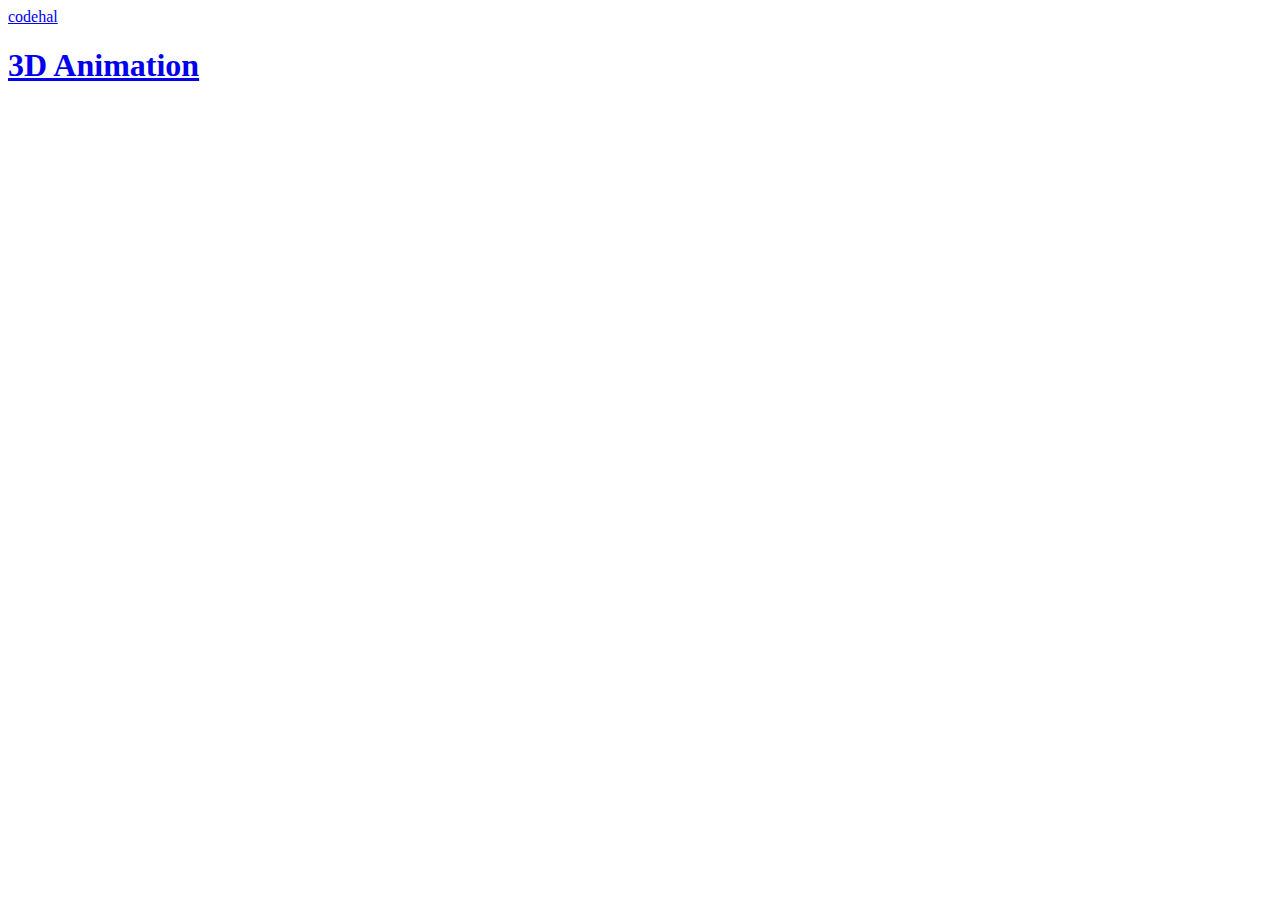
<file: 3D Animation/index.html>
<!DOCTYPE html>
<html lang="en">
<head>
    <meta charset="UTF-8">
    <meta http-equiv="X-UA-Compatible" content="IE=edge">
    <meta name="viewport" content="width=device-width, initial-scale=1.0">
    <title>Document</title>
    <link rel="stylesheet" href="style.css">
</head>

<body>

    <header>
        <a href="#"class="logo">codehal</a>

        <nav>
            <a href ="#"Home="logo">
                <a href="#"About>
                    <a href="#"gallery>
                        <a href="#"Contact>
        </nav>
    </header>

    <section class="home">
        <h1>3D Animation</h1>
    </section>

    <section class="about">
    
</body>
</html>
</file>
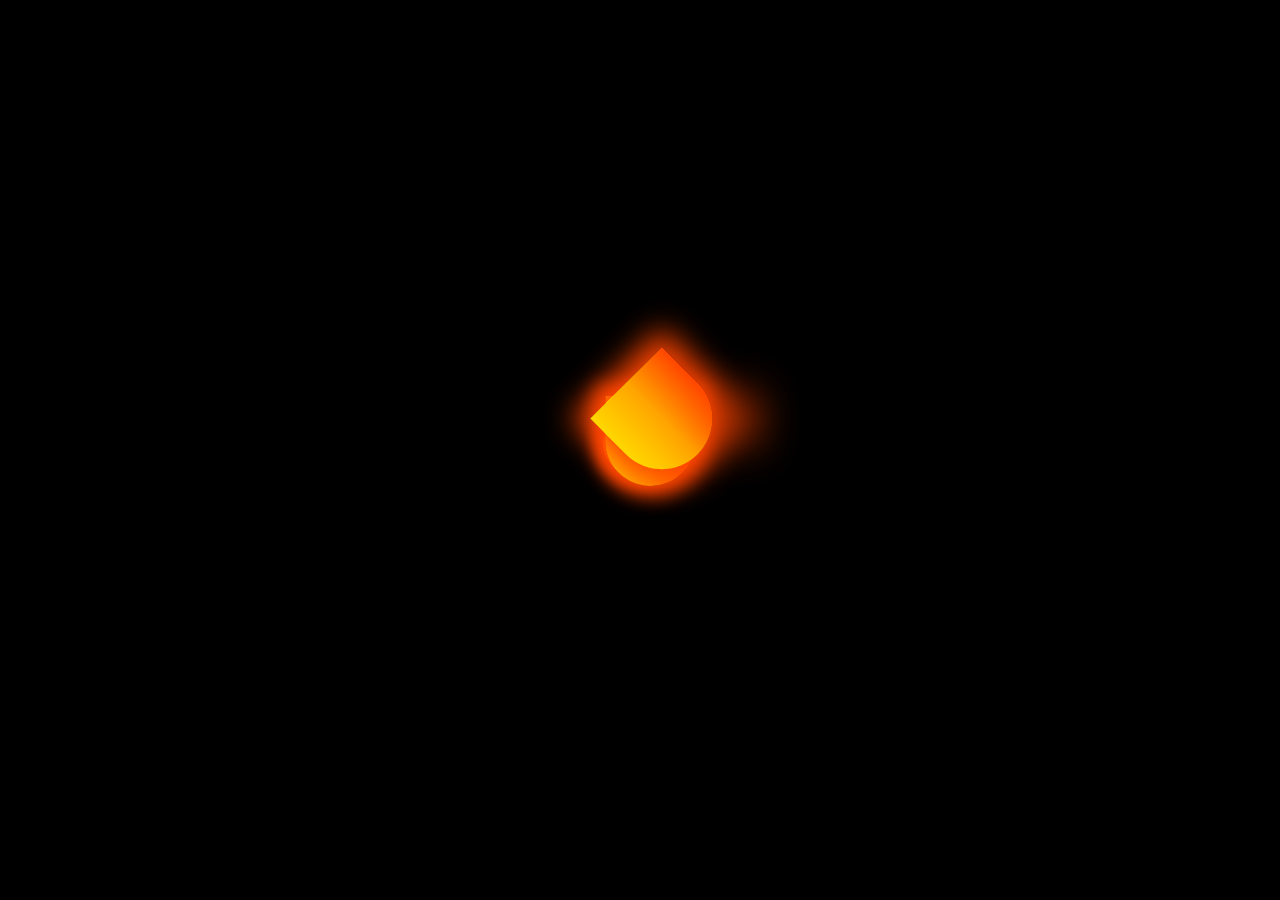
<file: FlameAnimation/index.html>
<!DOCTYPE html>
<html>
<head>
    <style>
        body {
            background-color: black;
            display: grid;
            height: 95vh;
            place-items: center;
        }

        .container {
            width: 60px;
            height: 60px;
            position: relative;
        }

        .flame {
            position: absolute;
            bottom: 0;
            border-bottom-left-radius: 50%;
            border-top-left-radius: 50%;
            transform: rotate(-45deg) scale(1.5, 1.5);
            animation: flicker 1.5s infinite alternate;
            background: linear-gradient(to top, orangered, orange, gold);
            box-shadow: 0px 0px 9px 4px orangered;
        }

        .yellow {
            left: 15px;
            width: 30px;
            height: 30px;
            animation-delay: 0.1s;
        }

        .orange {
            left: 10px;
            width: 40px;
            height: 40px;
            animation-delay: 0.2s;
        }

        .red {
            left: 5px;
            width: 50px;
            height: 50px;
            animation-delay: 0.3s;
        }

        @keyframes flicker {
            0% {
                transform: scale(1.5) rotate(-45deg);
                opacity: 1;
            }
            50% {
                transform: scale(1.7) rotate(-45deg);
                opacity: 0.8;
            }
            100% {
                transform: scale(1.5) rotate(-45deg);
                opacity: 1;
            }
        }
    </style>
</head>
<body>
    <div class="container">
        <div class="red flame"><div>
            <div class="orange flame"><div>
                <div class="yellow flame"><div>
                    <div class="white flame"><div>
                        <div class="blue circle"><div>
                            <div class="black circle"></div>
    </div>
</body>
</html>
</file>
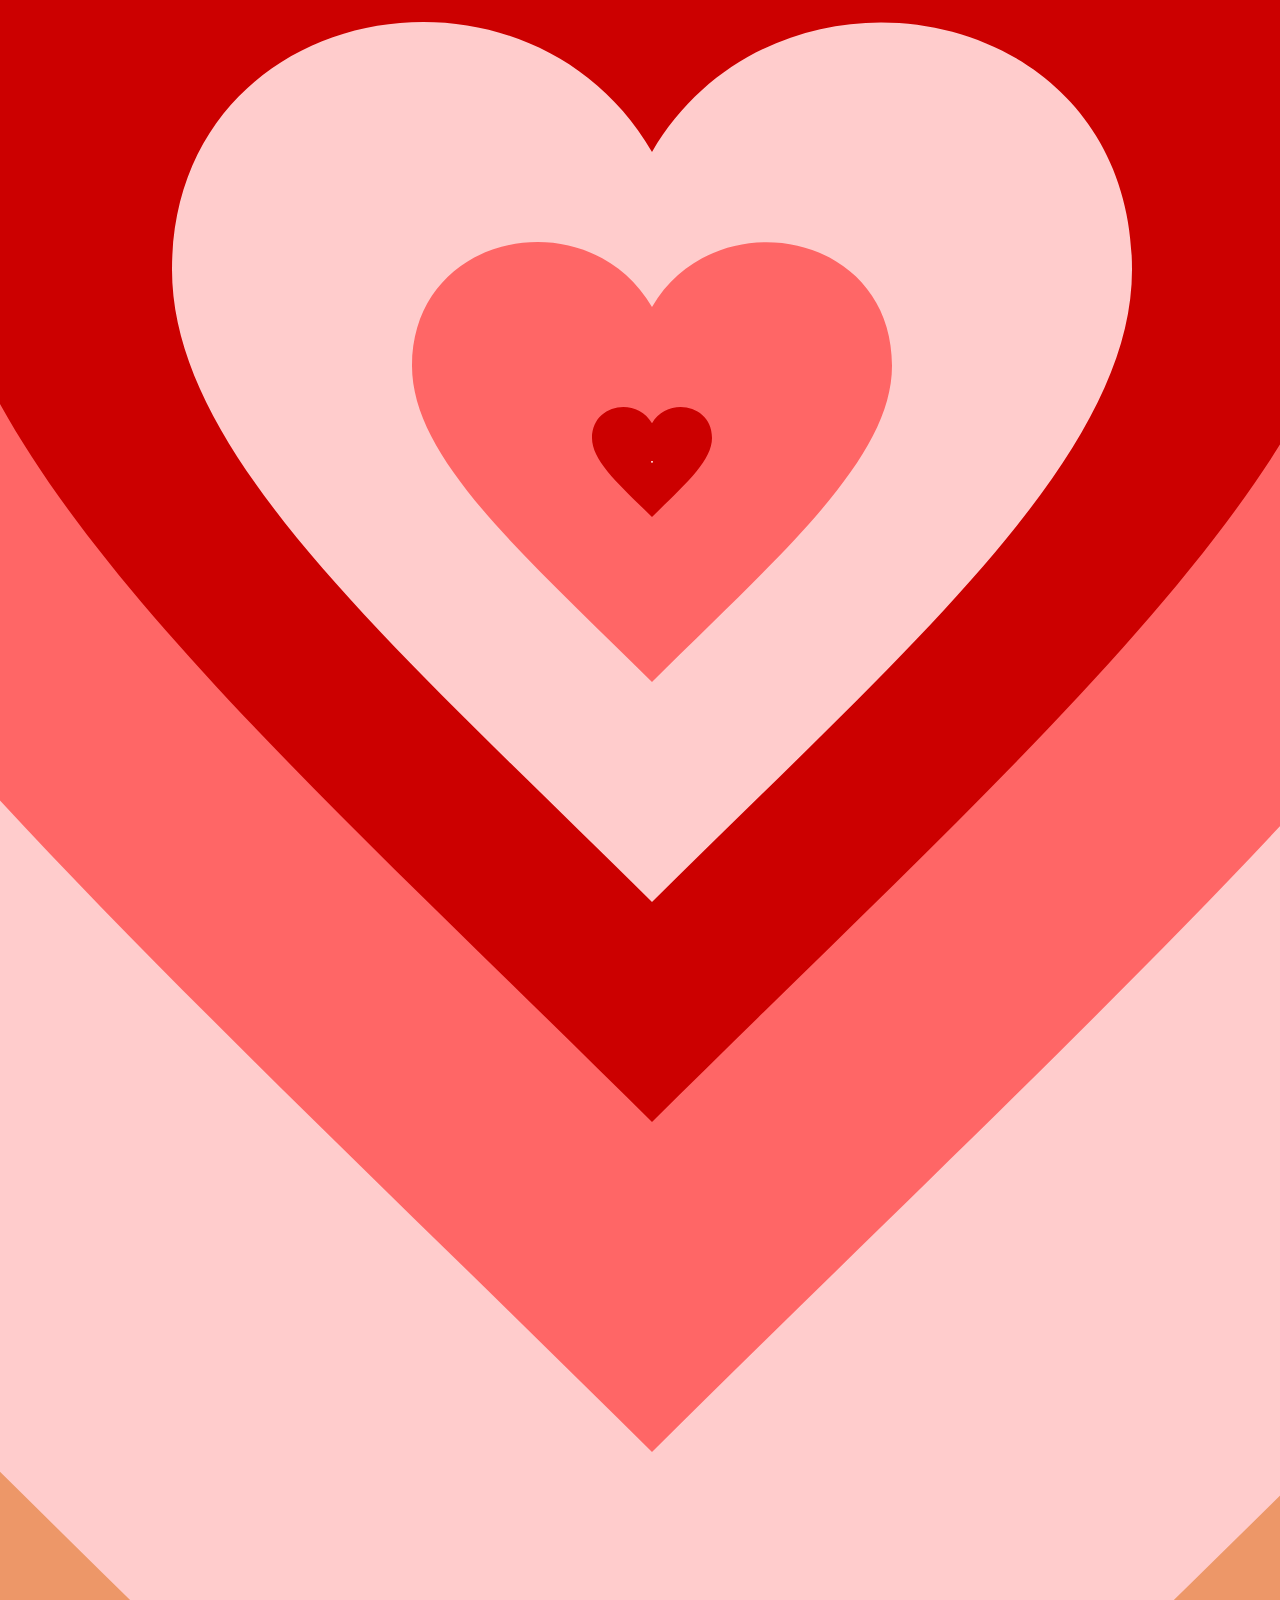
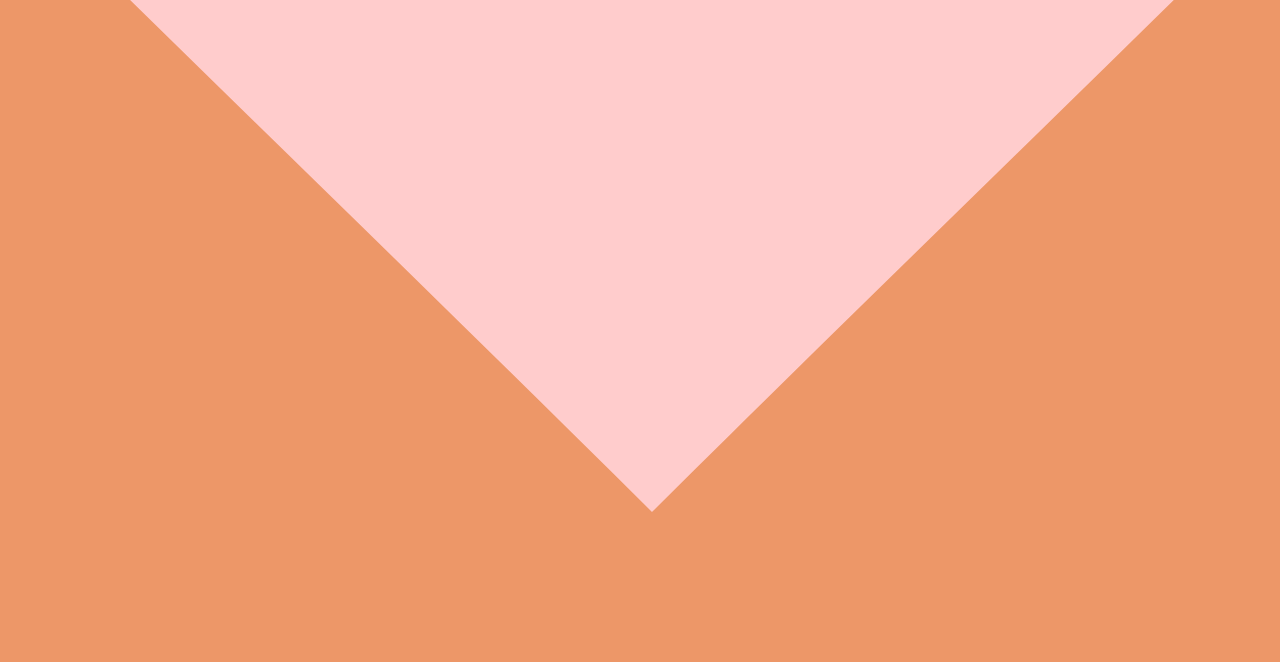
<file: LOVE unyuu/index.html>
<!DOCTYPE html>
<html lang="en">
  <head>
    <meta charset="UTF-8" />
    <meta name="viewport" content="width=device-width, initial-scale=1.0" />
    <title>i love you</title>
    <link rel="stylesheet" href="styles.css" />
  </head>
  <body>
    <div class="heart h0"></div>
    <div class="heart h1"></div>
    <div class="heart h2"></div>
    <div class="heart h3"></div>
    <div class="heart h4"></div>
    <div class="heart h5"></div>
    <div class="heart h6"></div>
  </body>
</html>
</file>
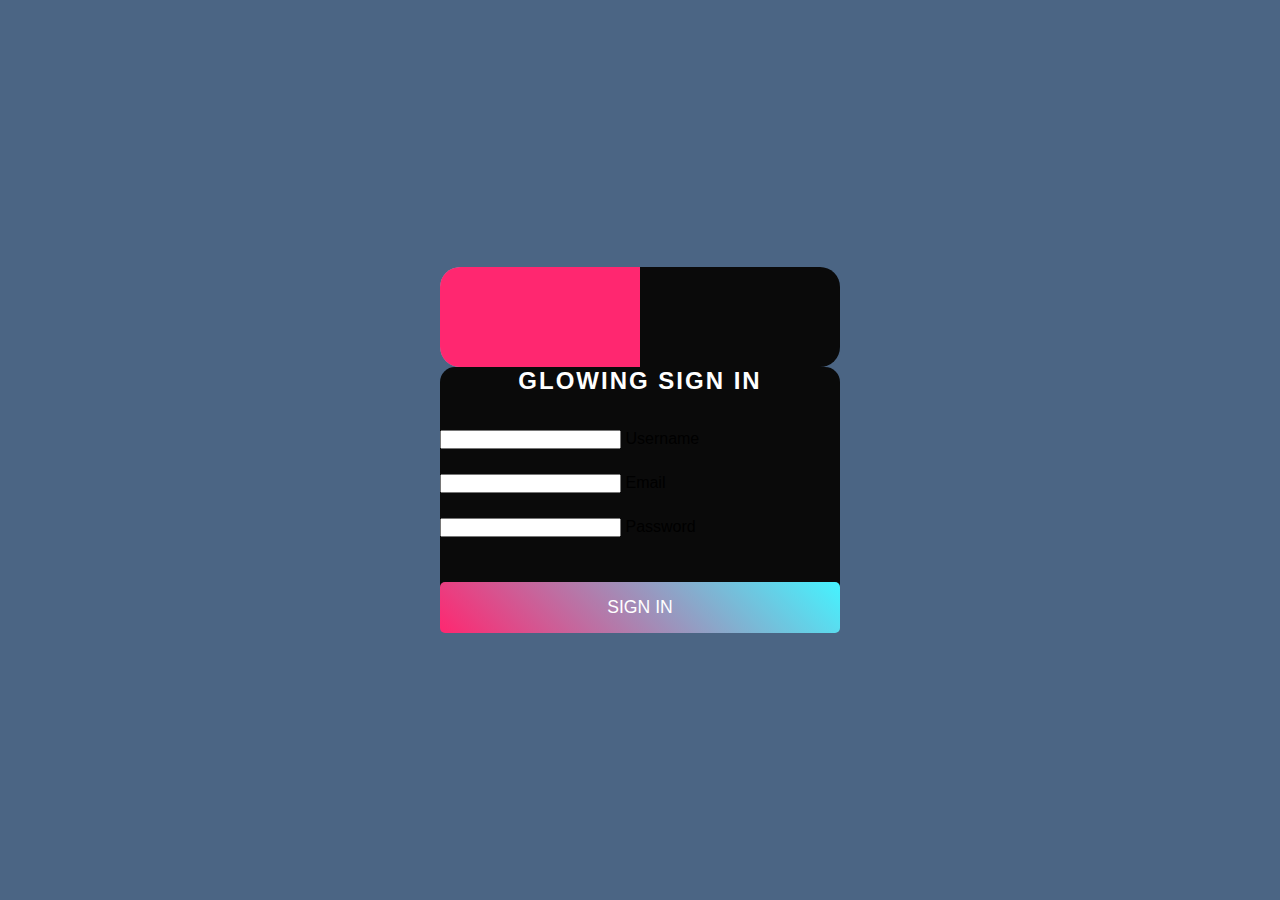
<file: RGB sign in/index.html>
<!DOCTYPE html>
<html lang="en">
<head>
    <meta charset="UTF-8">
    <meta name="viewport" content="width=device-width, initial-scale=1.0">
    <title>Glowing Border Sign-In</title>
    <link rel="stylesheet" href="style.css">
</head>
<div>
    <div class="form-container"></div>
        <form class="form">
            <h2>GLOWING SIGN IN</h2>
            <div class="Input-box">
                <input type="text" required>
                <label>Username</label>
                </div>
                <div class="Input box">
                    <input type="email" required>
                    <label>Email</label>
                </div>
                <div class="Input box">
                    <input type="password" required>
                    <label>Password</label>
                         </div>
                <button type="submit">SIGN IN</button>
        </form>
    </div>        
</body>
</html>
</file>
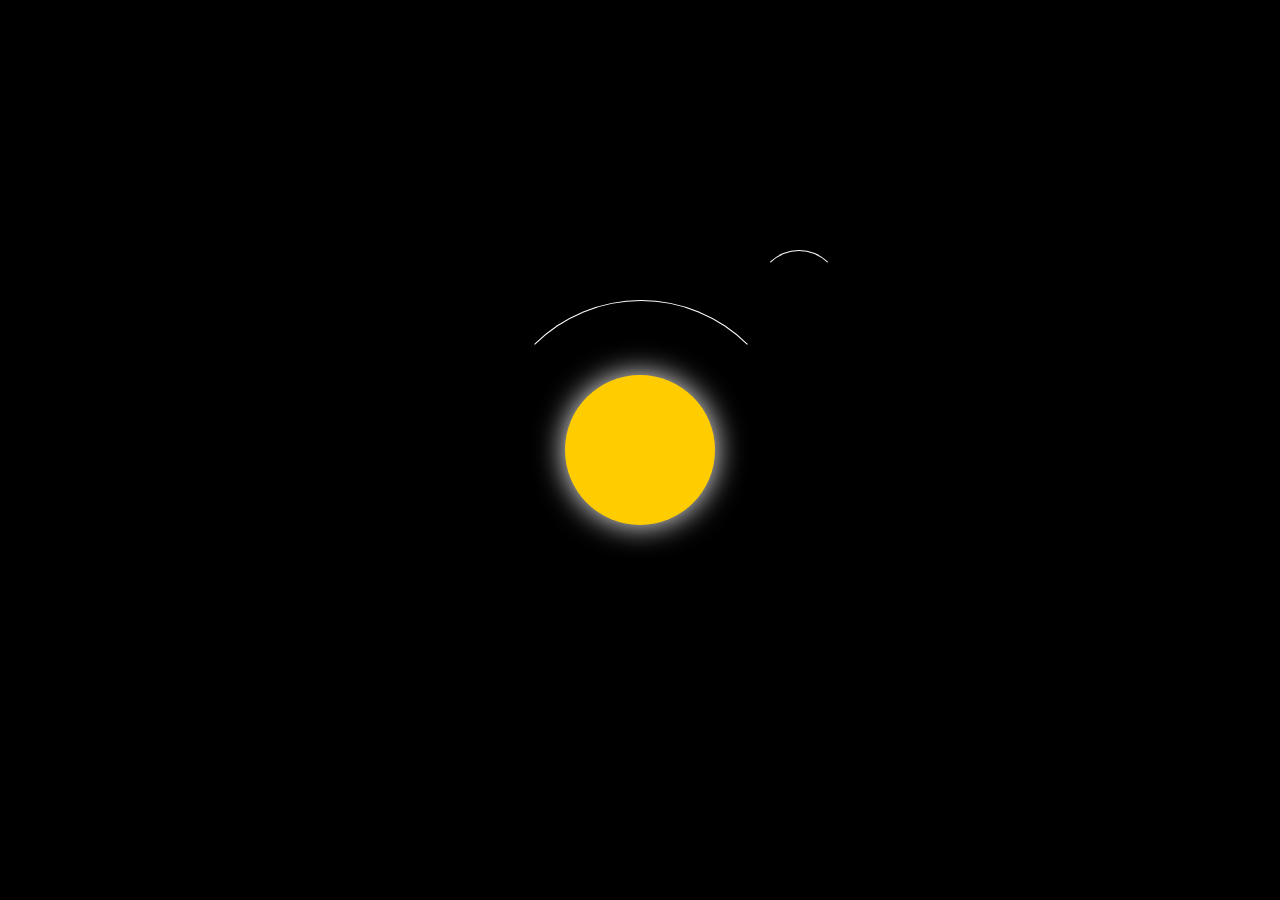
<file: SolarSystem/index.html>
<!DOCTYPE html>
<html lang="en">
<head>
    <link rel="stylesheet" href="style.css">
    <meta charset="UTF-8">
    <meta name="viewport" content="width=device-width, initial-scale=1.0">
    <title>Solar System</title>
</head>
<body>
    <div class="container">
        <div class="sun"></div>
        <div class="earth"></div>
        <div class="moon"></div>
</body>
</html>
</file>
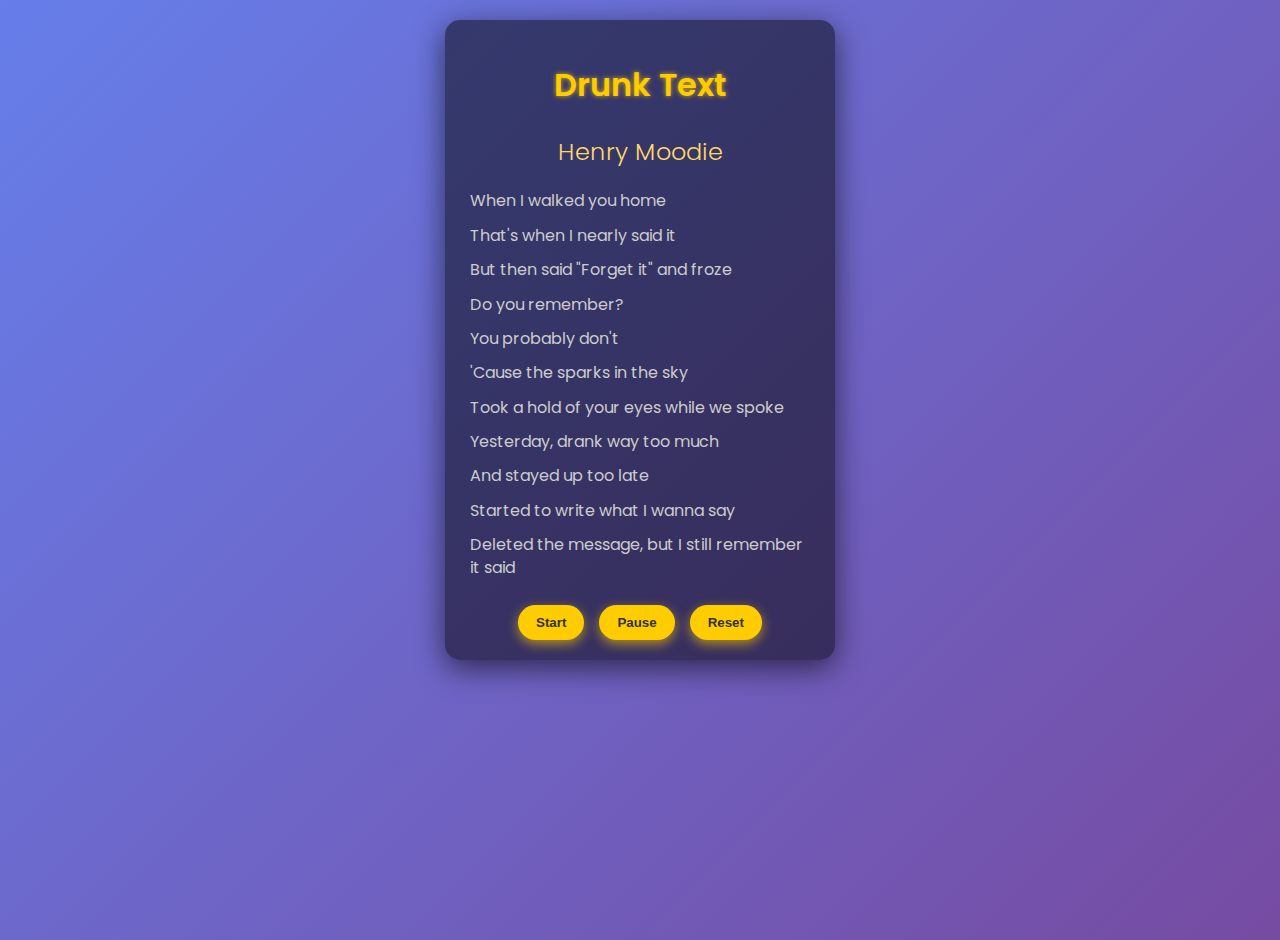
<file: trial code/index.html>
<!DOCTYPE html>
<html lang="en">
<head>
<meta charset="UTF-8" />
<meta name="Drunk Text" content="width=device-width, initial-scale=1, maximum-scale=1" />
<title>Karaoke - Drunk Text by Henry Moodoe</title>
<style>
    @import url('https://fonts.googleapis.com/css2?family=Poppins:wght@300;600&display=swap');
    body {
        margin: 0;
        padding: 20px;
        background: linear-gradient(135deg, #667eea, #764ba2);
        font-family: 'Poppins', sans-serif;
        color: #ccc;
        display: flex;
        justify-content: center;
        align-items: flex-start;
        min-height: 100vh;
    }
    .container {
        max-width: 350px;
        width: 100%;
        background: rgba(0,0,0,0.5);
        border-radius: 15px;
        padding: 20px;
        box-shadow: 0 8px 30px rgba(0,0,0,0.6);
        max-height: 600px;
        display: flex;
        flex-direction: column;
    }
    h1 {
        font-weight: 600;
        text-align: center;
        margin-bottom: 5px;
        color: #ffcc00;
        text-shadow: 0 0 5px rgba(255,204,0, 0.8);
    }
    h2 {
        font-weight: 300;
        color: #ffd966;
        text-align: center;
        margin-bottom: 15px;
    }
    ul.lyrics {
        list-style: none;
        padding: 0;
        margin: 0;
        flex-grow: 1;
        overflow-y: auto;
    }
    ul.lyrics li {
        padding: 6px 5px;
        font-size: 1rem;
        line-height: 1.4;
        color: #ccc;
        transition: color 0.5s, background-color 0.5s;
        border-radius: 5px;
    }
    ul.lyrics li.active {
        color: #fff;
        background: #ffcc00;
        font-weight: 600;
        box-shadow: 0 0 8px #ffcc00;
    }
    .controls {
        margin-top: 15px;
        display: flex;
        justify-content: center;
        gap: 15px;
    }
    button {
        background: #ffcc00;
        border: none;
        padding: 10px 18px;
        border-radius: 25px;
        font-weight: 600;
        color: #333;
        cursor: pointer;
        box-shadow: 0 4px 12px rgba(255,204,0,0.6);
        transition: background 0.3s;
    }
    button:hover {
        background: #d4a700;
    }
</style>
</head>
<body>
<div class="container" role="main" tabindex="0">
    <h1>Drunk Text</h1>
    <h2>Henry Moodie</h2>
    <ul class="lyrics" id="lyricsList" aria-live="polite" aria-atomic="true">
        <li> When I walked you home</li>
        <li>That's when I nearly said it</li>
        <li>But then said "Forget it" and froze</li>
        <li>Do you remember?</li>
        <li>You probably don't</li>
        <li>'Cause the sparks in the sky</li>
        <li>Took a hold of your eyes while we spoke</li>

        <li>Yesterday, drank way too much</li>
        <li>And stayed up too late</li>
        <li>Started to write what I wanna say </li>
        <li>Deleted the message, but I still remember it said</li>

        <li>I wish I was who you drunk texted at midnight</li>
        <li>Wish I was the reason you stay up 'til 3</li>
        <li>And you can't fall asleep</li>
        <li>Waiting for me to reply</li>
        <li>I wish I was more than just someone you walk by</li>
        <li>Wish I wasn't scared to be honest and open</li>
        <li>Instead of just hoping</li>
        <li>You'd feel what I'm feeling inside</li>
        
        <li>April the 7th</li>
        <li>And nothing has changed</li>
        <li>It's hard to get by</li>
        <li>When you're still on my mind everyday</li>
        <li>Sometimes I question</li>
        <li>If you feel the same?</li>
        <li>Do we make stupid jokes?</li>
        <li>Trying to hide that we're both too afraid to say</li>

        <li>I wish I was who you drunk texted at midnight</li>
        <li>Wish I was the reason you stay up 'til 3</li>
        <li>And you can't fall asleep</li>
        <li>Waiting for me to reply</li>
        <li>I wish I was more than just someone you walk by</li>
        <li>Wish I wasn't scared to be honest and open</li>
        <li>Instead of just hoping</li>
        <li>You'd feel what I'm feeling inside</li>

        <li>Oh, and here we go again</li>
        <li>Destroy myself to keep a friend</li>
        <li>Hiding away 'cause I was afraid you'd say no</li>
        <li>I wonder if I cross your mind</li>
        <li>Half as much as you do mine</li>
        <li>If I tell you the truth</li>
        <li>What will I lose?</li>
        <li>I don't know</li>

        <li>I wish I sent you that drunk text at midnight</li>
        <li>I was just scared it would ruin our friendship</li>
        <li>But I really meant it</li>
        <lil>I wonder how you would reply</lil>

    </ul>

    <div class="controls">
        <button id="startBtn" aria-label="Start karaoke lyrics">Start</button>
        <button id="pauseBtn" aria-label="Pause karaoke lyrics" disabled>Pause</button>
        <button id="resetBtn" aria-label="Reset karaoke lyrics">Reset</button>
    </div>
</div>

<script>
    const lyricsList = document.getElementById('lyricsList');
    const lines = lyricsList.getElementsByTagName('li');
    const startBtn = document.getElementById('startBtn');
    const pauseBtn = document.getElementById('pauseBtn');
    const resetBtn = document.getElementById('resetBtn');

    let currentIndex = -1;
    let intervalId = null;
    const highlightDuration = 3000; // ms per line

    function highlightLine(index) {
        for (let i = 0; i < lines.length; i++) {
            lines[i].classList.remove('active');
        }
        if (index >= 0 && index < lines.length) {
            lines[index].classList.add('active');
            lines[index].scrollIntoView({ behavior: 'smooth', block: 'center' });
        }
    }

    function startKaraoke() {
        if (intervalId) return; // already running
        if (currentIndex >= lines.length - 1) {
            currentIndex = -1; // restart from beginning
        }
        startBtn.disabled = true;
        pauseBtn.disabled = false;
        resetBtn.disabled = false;
        intervalId = setInterval(() => {
            currentIndex++;
            if (currentIndex >= lines.length) {
                stopKaraoke();
                return;
            }
            highlightLine(currentIndex);
        }, highlightDuration);
    }

    function pauseKaraoke() {
        if (intervalId) {
            clearInterval(intervalId);
            intervalId = null;
            startBtn.disabled = false;
            pauseBtn.disabled = true;
        }
    }

    function stopKaraoke() {
        if (intervalId) {
            clearInterval(intervalId);
            intervalId = null;
        }
        currentIndex = -1;
        highlightLine(-1);
        startBtn.disabled = false;
        pauseBtn.disabled = true;
        resetBtn.disabled = false;
    }

    function resetKaraoke() {
        stopKaraoke();
        highlightLine(-1);
    }

    startBtn.addEventListener('click', startKaraoke);
    pauseBtn.addEventListener('click', pauseKaraoke);
    resetBtn.addEventListener('click', resetKaraoke);
    
    // Make it fit inside 600px height by limiting container max height and scrolling lines
</script>
</body>
</html>
</file>
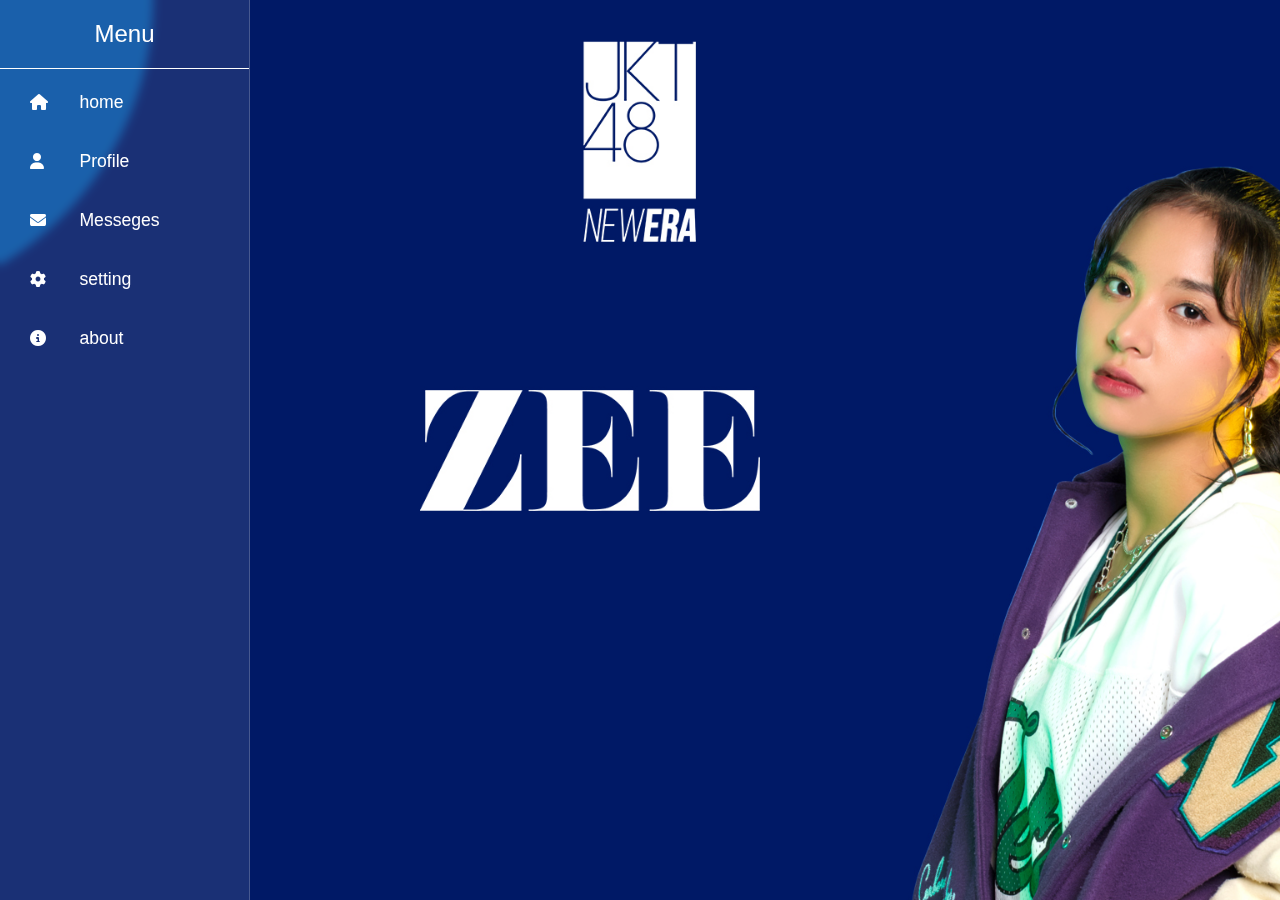
<file: WebBasic/index.html>
<!DOCTYPE html>
<Hhtml>
    <head>

        <link rel="stylesheet" href="https://cdnjs.cloudflare.com/ajax/libs/font-awesome/6.7.2/css/all.min.css" 
        integrity="sha512-Evv84Mr4kqVGRNSgIGL/F/aIDqQb7xQ2vcrdIwxfjThSH8CSR7PBEakCr51Ck+w+/U6swU2Im1vVX0SVk9ABhg=="
         crossorigin="anonymous" referrerpolicy="no-referrer" />

         <link rel="stylesheet" href="style.css">
         <head>
            <body>
                <div class="sidebar">
                    <div class="logo"> Menu</div>
                    <class="sidebar-nav">
                        <div class="nav-item">
                            <i class="fa-solid fa-house"></i>
                            <span>home</span>
                            </div>
                            <div class="nav-item">
                                <i class="fa-solid fa-user"></i>
                                <span>Profile</span>
                            </div>
                            <!-- <class="nav-item"> -->
                                <div class="nav-item">
                                <i class="fa-solid fa-envelope"></i>
                                <span>Messeges</span>
                                </div>
                                <div class="nav-item">
                                    <i class="fa-solid fa-gear"></i>
                                    <span>setting</span>
                                    </div>
                                    <div class="nav-item">
                                        <i class="fa-solid fa-circle-info"></i>
                                        <span>about</span>
                                        </div>
                                    </ul>
                                </body>
                                </html>
</file>
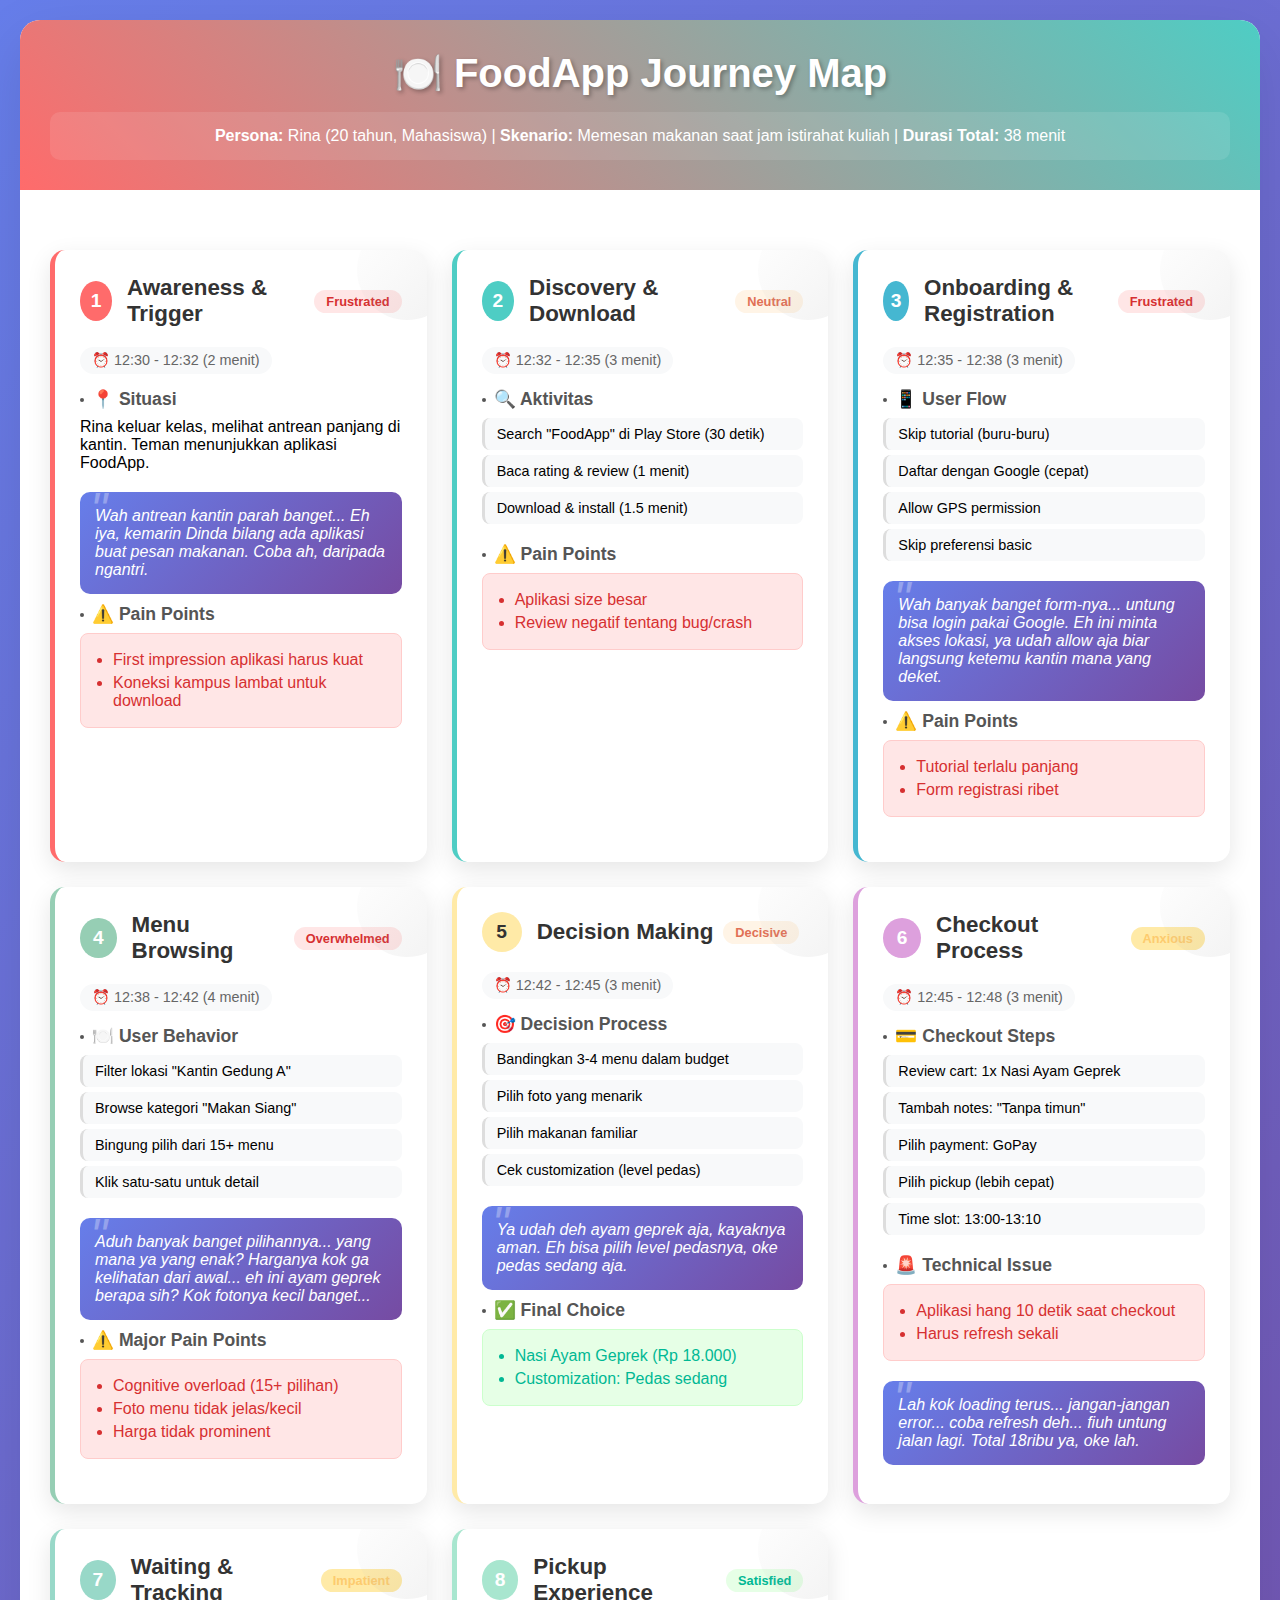
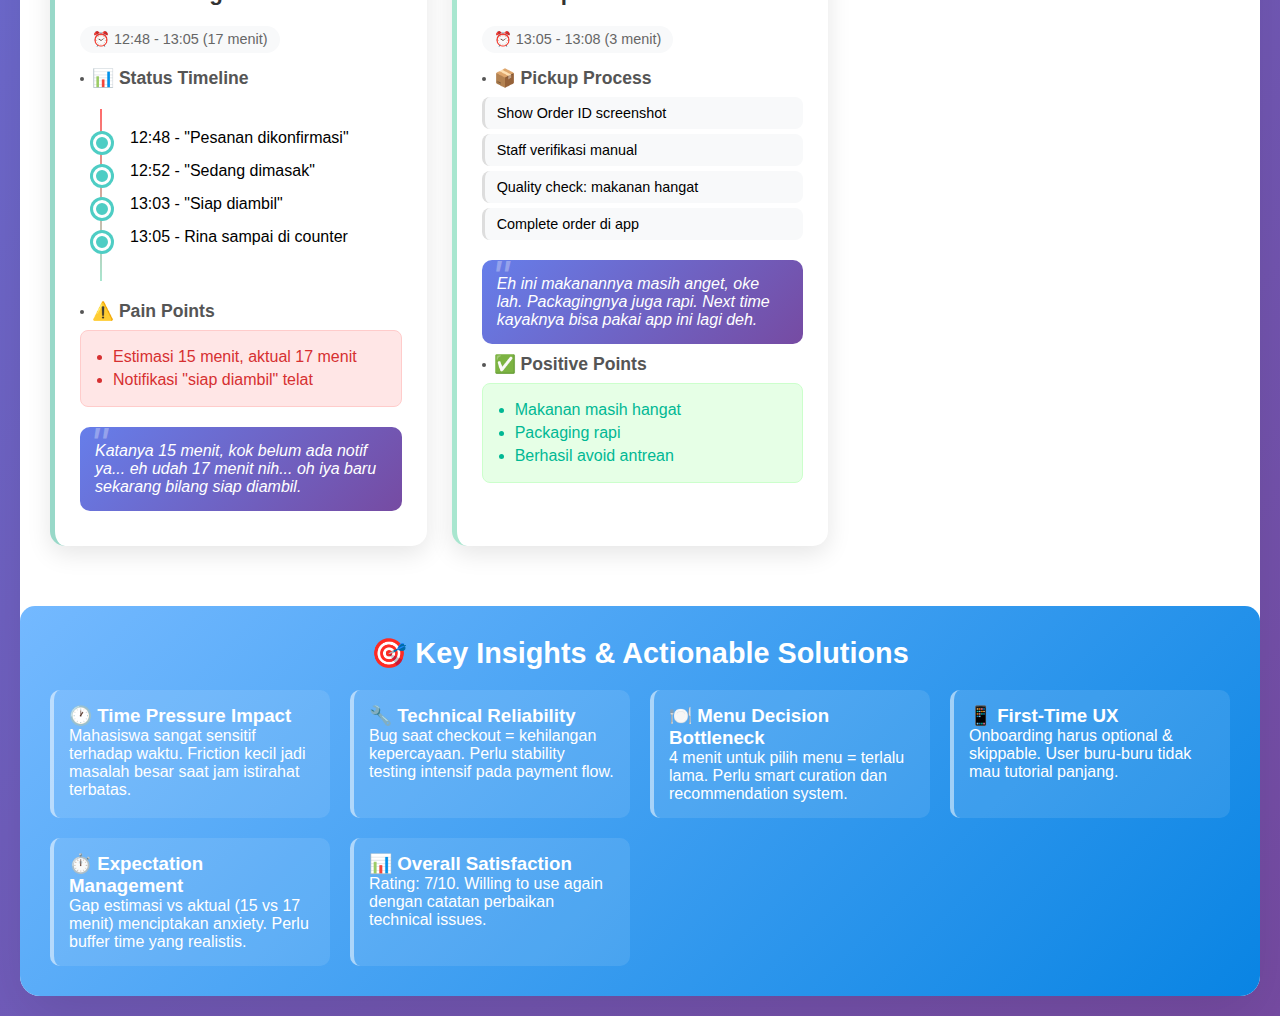
<file: tataSurya/hehe.html>
<!DOCTYPE html>
<html lang="en">
<head>
    <meta charset="UTF-8">
    <meta name="viewport" content="width=device-width, initial-scale=1.0">
    <title>Journey Map - FoodApp User Experience</title>
    <style>
        * {
            margin: 0;
            padding: 0;
            box-sizing: border-box;
        }

        body {
            font-family: 'Arial', sans-serif;
            background: linear-gradient(135deg, #667eea 0%, #764ba2 100%);
            padding: 20px;
            min-height: 100vh;
        }

        .container {
            max-width: 1400px;
            margin: 0 auto;
            background: white;
            border-radius: 20px;
            box-shadow: 0 20px 60px rgba(0,0,0,0.1);
            overflow: hidden;
        }

        .header {
            background: linear-gradient(45deg, #FF6B6B, #4ECDC4);
            color: white;
            padding: 30px;
            text-align: center;
        }

        .header h1 {
            font-size: 2.5em;
            margin-bottom: 10px;
            text-shadow: 2px 2px 4px rgba(0,0,0,0.3);
        }

        .persona-info {
            background: rgba(255,255,255,0.1);
            padding: 15px;
            border-radius: 10px;
            margin-top: 15px;
        }

        .journey-container {
            padding: 30px;
        }

        .phases-grid {
            display: grid;
            grid-template-columns: repeat(auto-fit, minmax(300px, 1fr));
            gap: 25px;
            margin-top: 30px;
        }

        .phase-card {
            background: white;
            border-radius: 15px;
            padding: 25px;
            box-shadow: 0 8px 25px rgba(0,0,0,0.1);
            border-left: 5px solid;
            transition: transform 0.3s ease, box-shadow 0.3s ease;
            position: relative;
            overflow: hidden;
        }

        .phase-card:hover {
            transform: translateY(-5px);
            box-shadow: 0 15px 35px rgba(0,0,0,0.15);
        }

        .phase-card::before {
            content: '';
            position: absolute;
            top: 0;
            right: 0;
            width: 100px;
            height: 100px;
            background: linear-gradient(135deg, rgba(255,255,255,0.1), rgba(0,0,0,0.05));
            border-radius: 50%;
            transform: translate(30px, -30px);
        }

        .phase1 { border-left-color: #FF6B6B; }
        .phase2 { border-left-color: #4ECDC4; }
        .phase3 { border-left-color: #45B7D1; }
        .phase4 { border-left-color: #96CEB4; }
        .phase5 { border-left-color: #FFEAA7; }
        .phase6 { border-left-color: #DDA0DD; }
        .phase7 { border-left-color: #98D8C8; }
        .phase8 { border-left-color: #A8E6CF; }

        .phase-header {
            display: flex;
            align-items: center;
            margin-bottom: 20px;
        }

        .phase-number {
            width: 40px;
            height: 40px;
            border-radius: 50%;
            display: flex;
            align-items: center;
            justify-content: center;
            font-weight: bold;
            color: white;
            margin-right: 15px;
            font-size: 1.2em;
        }

        .phase1 .phase-number { background: #FF6B6B; }
        .phase2 .phase-number { background: #4ECDC4; }
        .phase3 .phase-number { background: #45B7D1; }
        .phase4 .phase-number { background: #96CEB4; }
        .phase5 .phase-number { background: #FFEAA7; color: #333; }
        .phase6 .phase-number { background: #DDA0DD; }
        .phase7 .phase-number { background: #98D8C8; }
        .phase8 .phase-number { background: #A8E6CF; }

        .phase-title {
            font-size: 1.4em;
            font-weight: bold;
            color: #333;
        }

        .phase-time {
            background: #f8f9fa;
            color: #666;
            padding: 5px 12px;
            border-radius: 20px;
            font-size: 0.9em;
            margin-bottom: 15px;
            display: inline-block;
        }

        .section {
            margin-bottom: 20px;
        }

        .section-title {
            font-weight: bold;
            color: #555;
            margin-bottom: 8px;
            font-size: 1.1em;
            display: flex;
            align-items: center;
        }

        .section-title::before {
            content: '';
            width: 4px;
            height: 4px;
            background: currentColor;
            border-radius: 50%;
            margin-right: 8px;
        }

        .activities-list {
            list-style: none;
            padding-left: 0;
        }

        .activities-list li {
            background: #f8f9fa;
            margin: 5px 0;
            padding: 8px 12px;
            border-radius: 8px;
            font-size: 0.9em;
            border-left: 3px solid #ddd;
        }

        .dialog-internal {
            background: linear-gradient(135deg, #667eea, #764ba2);
            color: white;
            padding: 15px;
            border-radius: 10px;
            font-style: italic;
            margin: 10px 0;
            position: relative;
        }

        .dialog-internal::before {
            content: '"';
            font-size: 3em;
            position: absolute;
            top: -10px;
            left: 10px;
            opacity: 0.3;
        }

        .pain-points {
            background: #ffe6e6;
            border: 1px solid #ffcccb;
            border-radius: 8px;
            padding: 12px;
        }

        .pain-points ul {
            margin: 0;
            padding-left: 20px;
        }

        .pain-points li {
            color: #d63031;
            margin: 5px 0;
        }

        .positive-points {
            background: #e6ffe6;
            border: 1px solid #ccffcc;
            border-radius: 8px;
            padding: 12px;
        }

        .positive-points ul {
            margin: 0;
            padding-left: 20px;
        }

        .positive-points li {
            color: #00b894;
            margin: 5px 0;
        }

        .emotion-indicator {
            display: inline-block;
            padding: 4px 12px;
            border-radius: 20px;
            font-size: 0.8em;
            font-weight: bold;
            margin-left: 10px;
        }

        .emotion-frustrated {
            background: #ffe6e6;
            color: #d63031;
        }

        .emotion-neutral {
            background: #fff4e6;
            color: #e17055;
        }

        .emotion-satisfied {
            background: #e6ffe6;
            color: #00b894;
        }

        .emotion-anxious {
            background: #ffeaa7;
            color: #fdcb6e;
        }

        .insights-section {
            background: linear-gradient(135deg, #74b9ff, #0984e3);
            color: white;
            padding: 30px;
            margin-top: 30px;
            border-radius: 15px;
        }

        .insights-title {
            font-size: 1.8em;
            margin-bottom: 20px;
            text-align: center;
        }

        .insights-grid {
            display: grid;
            grid-template-columns: repeat(auto-fit, minmax(250px, 1fr));
            gap: 20px;
            margin-top: 20px;
        }

        .insight-item {
            background: rgba(255,255,255,0.1);
            padding: 15px;
            border-radius: 10px;
            border-left: 4px solid rgba(255,255,255,0.5);
        }

        .timeline {
            position: relative;
            margin: 20px 0;
            padding: 20px 0;
        }

        .timeline::before {
            content: '';
            position: absolute;
            left: 20px;
            top: 0;
            bottom: 0;
            width: 2px;
            background: linear-gradient(to bottom, #FF6B6B, #A8E6CF);
        }

        .timeline-item {
            position: relative;
            margin-left: 50px;
            margin-bottom: 15px;
        }

        .timeline-item::before {
            content: '';
            position: absolute;
            left: -37px;
            top: 5px;
            width: 12px;
            height: 12px;
            border-radius: 50%;
            background: #4ECDC4;
            border: 3px solid white;
            box-shadow: 0 0 0 3px #4ECDC4;
        }

        @media (max-width: 768px) {
            .phases-grid {
                grid-template-columns: 1fr;
            }
            
            .header h1 {
                font-size: 2em;
            }
            
            .insights-grid {
                grid-template-columns: 1fr;
            }
        }
    </style>
</head>
<body>
    <div class="container">
        <div class="header">
            <h1>🍽️ FoodApp Journey Map</h1>
            <div class="persona-info">
                <strong>Persona:</strong> Rina (20 tahun, Mahasiswa) | 
                <strong>Skenario:</strong> Memesan makanan saat jam istirahat kuliah | 
                <strong>Durasi Total:</strong> 38 menit
            </div>
        </div>

        <div class="journey-container">
            <div class="phases-grid">
                
                <!-- Phase 1 -->
                <div class="phase-card phase1">
                    <div class="phase-header">
                        <div class="phase-number">1</div>
                        <div class="phase-title">Awareness & Trigger</div>
                        <span class="emotion-indicator emotion-frustrated">Frustrated</span>
                    </div>
                    <div class="phase-time">⏰ 12:30 - 12:32 (2 menit)</div>
                    
                    <div class="section">
                        <div class="section-title">📍 Situasi</div>
                        <p>Rina keluar kelas, melihat antrean panjang di kantin. Teman menunjukkan aplikasi FoodApp.</p>
                    </div>

                    <div class="dialog-internal">
                        Wah antrean kantin parah banget... Eh iya, kemarin Dinda bilang ada aplikasi buat pesan makanan. Coba ah, daripada ngantri.
                    </div>

                    <div class="section">
                        <div class="section-title">⚠️ Pain Points</div>
                        <div class="pain-points">
                            <ul>
                                <li>First impression aplikasi harus kuat</li>
                                <li>Koneksi kampus lambat untuk download</li>
                            </ul>
                        </div>
                    </div>
                </div>

                <!-- Phase 2 -->
                <div class="phase-card phase2">
                    <div class="phase-header">
                        <div class="phase-number">2</div>
                        <div class="phase-title">Discovery & Download</div>
                        <span class="emotion-indicator emotion-neutral">Neutral</span>
                    </div>
                    <div class="phase-time">⏰ 12:32 - 12:35 (3 menit)</div>
                    
                    <div class="section">
                        <div class="section-title">🔍 Aktivitas</div>
                        <ul class="activities-list">
                            <li>Search "FoodApp" di Play Store (30 detik)</li>
                            <li>Baca rating & review (1 menit)</li>
                            <li>Download & install (1.5 menit)</li>
                        </ul>
                    </div>

                    <div class="section">
                        <div class="section-title">⚠️ Pain Points</div>
                        <div class="pain-points">
                            <ul>
                                <li>Aplikasi size besar</li>
                                <li>Review negatif tentang bug/crash</li>
                            </ul>
                        </div>
                    </div>
                </div>

                <!-- Phase 3 -->
                <div class="phase-card phase3">
                    <div class="phase-header">
                        <div class="phase-number">3</div>
                        <div class="phase-title">Onboarding & Registration</div>
                        <span class="emotion-indicator emotion-frustrated">Frustrated</span>
                    </div>
                    <div class="phase-time">⏰ 12:35 - 12:38 (3 menit)</div>
                    
                    <div class="section">
                        <div class="section-title">📱 User Flow</div>
                        <ul class="activities-list">
                            <li>Skip tutorial (buru-buru)</li>
                            <li>Daftar dengan Google (cepat)</li>
                            <li>Allow GPS permission</li>
                            <li>Skip preferensi basic</li>
                        </ul>
                    </div>

                    <div class="dialog-internal">
                        Wah banyak banget form-nya... untung bisa login pakai Google. Eh ini minta akses lokasi, ya udah allow aja biar langsung ketemu kantin mana yang deket.
                    </div>

                    <div class="section">
                        <div class="section-title">⚠️ Pain Points</div>
                        <div class="pain-points">
                            <ul>
                                <li>Tutorial terlalu panjang</li>
                                <li>Form registrasi ribet</li>
                            </ul>
                        </div>
                    </div>
                </div>

                <!-- Phase 4 -->
                <div class="phase-card phase4">
                    <div class="phase-header">
                        <div class="phase-number">4</div>
                        <div class="phase-title">Menu Browsing</div>
                        <span class="emotion-indicator emotion-frustrated">Overwhelmed</span>
                    </div>
                    <div class="phase-time">⏰ 12:38 - 12:42 (4 menit)</div>
                    
                    <div class="section">
                        <div class="section-title">🍽️ User Behavior</div>
                        <ul class="activities-list">
                            <li>Filter lokasi "Kantin Gedung A"</li>
                            <li>Browse kategori "Makan Siang"</li>
                            <li>Bingung pilih dari 15+ menu</li>
                            <li>Klik satu-satu untuk detail</li>
                        </ul>
                    </div>

                    <div class="dialog-internal">
                        Aduh banyak banget pilihannya... yang mana ya yang enak? Harganya kok ga kelihatan dari awal... eh ini ayam geprek berapa sih? Kok fotonya kecil banget...
                    </div>

                    <div class="section">
                        <div class="section-title">⚠️ Major Pain Points</div>
                        <div class="pain-points">
                            <ul>
                                <li>Cognitive overload (15+ pilihan)</li>
                                <li>Foto menu tidak jelas/kecil</li>
                                <li>Harga tidak prominent</li>
                            </ul>
                        </div>
                    </div>
                </div>

                <!-- Phase 5 -->
                <div class="phase-card phase5">
                    <div class="phase-header">
                        <div class="phase-number">5</div>
                        <div class="phase-title">Decision Making</div>
                        <span class="emotion-indicator emotion-neutral">Decisive</span>
                    </div>
                    <div class="phase-time">⏰ 12:42 - 12:45 (3 menit)</div>
                    
                    <div class="section">
                        <div class="section-title">🎯 Decision Process</div>
                        <ul class="activities-list">
                            <li>Bandingkan 3-4 menu dalam budget</li>
                            <li>Pilih foto yang menarik</li>
                            <li>Pilih makanan familiar</li>
                            <li>Cek customization (level pedas)</li>
                        </ul>
                    </div>

                    <div class="dialog-internal">
                        Ya udah deh ayam geprek aja, kayaknya aman. Eh bisa pilih level pedasnya, oke pedas sedang aja.
                    </div>

                    <div class="section">
                        <div class="section-title">✅ Final Choice</div>
                        <div class="positive-points">
                            <ul>
                                <li>Nasi Ayam Geprek (Rp 18.000)</li>
                                <li>Customization: Pedas sedang</li>
                            </ul>
                        </div>
                    </div>
                </div>

                <!-- Phase 6 -->
                <div class="phase-card phase6">
                    <div class="phase-header">
                        <div class="phase-number">6</div>
                        <div class="phase-title">Checkout Process</div>
                        <span class="emotion-indicator emotion-anxious">Anxious</span>
                    </div>
                    <div class="phase-time">⏰ 12:45 - 12:48 (3 menit)</div>
                    
                    <div class="section">
                        <div class="section-title">💳 Checkout Steps</div>
                        <ul class="activities-list">
                            <li>Review cart: 1x Nasi Ayam Geprek</li>
                            <li>Tambah notes: "Tanpa timun"</li>
                            <li>Pilih payment: GoPay</li>
                            <li>Pilih pickup (lebih cepat)</li>
                            <li>Time slot: 13:00-13:10</li>
                        </ul>
                    </div>

                    <div class="section">
                        <div class="section-title">🚨 Technical Issue</div>
                        <div class="pain-points">
                            <ul>
                                <li>Aplikasi hang 10 detik saat checkout</li>
                                <li>Harus refresh sekali</li>
                            </ul>
                        </div>
                    </div>

                    <div class="dialog-internal">
                        Lah kok loading terus... jangan-jangan error... coba refresh deh... fiuh untung jalan lagi. Total 18ribu ya, oke lah.
                    </div>
                </div>

                <!-- Phase 7 -->
                <div class="phase-card phase7">
                    <div class="phase-header">
                        <div class="phase-number">7</div>
                        <div class="phase-title">Waiting & Tracking</div>
                        <span class="emotion-indicator emotion-anxious">Impatient</span>
                    </div>
                    <div class="phase-time">⏰ 12:48 - 13:05 (17 menit)</div>
                    
                    <div class="section">
                        <div class="section-title">📊 Status Timeline</div>
                        <div class="timeline">
                            <div class="timeline-item">12:48 - "Pesanan dikonfirmasi"</div>
                            <div class="timeline-item">12:52 - "Sedang dimasak"</div>
                            <div class="timeline-item">13:03 - "Siap diambil"</div>
                            <div class="timeline-item">13:05 - Rina sampai di counter</div>
                        </div>
                    </div>

                    <div class="section">
                        <div class="section-title">⚠️ Pain Points</div>
                        <div class="pain-points">
                            <ul>
                                <li>Estimasi 15 menit, aktual 17 menit</li>
                                <li>Notifikasi "siap diambil" telat</li>
                            </ul>
                        </div>
                    </div>

                    <div class="dialog-internal">
                        Katanya 15 menit, kok belum ada notif ya... eh udah 17 menit nih... oh iya baru sekarang bilang siap diambil.
                    </div>
                </div>

                <!-- Phase 8 -->
                <div class="phase-card phase8">
                    <div class="phase-header">
                        <div class="phase-number">8</div>
                        <div class="phase-title">Pickup Experience</div>
                        <span class="emotion-indicator emotion-satisfied">Satisfied</span>
                    </div>
                    <div class="phase-time">⏰ 13:05 - 13:08 (3 menit)</div>
                    
                    <div class="section">
                        <div class="section-title">📦 Pickup Process</div>
                        <ul class="activities-list">
                            <li>Show Order ID screenshot</li>
                            <li>Staff verifikasi manual</li>
                            <li>Quality check: makanan hangat</li>
                            <li>Complete order di app</li>
                        </ul>
                    </div>

                    <div class="dialog-internal">
                        Eh ini makanannya masih anget, oke lah. Packagingnya juga rapi. Next time kayaknya bisa pakai app ini lagi deh.
                    </div>

                    <div class="section">
                        <div class="section-title">✅ Positive Points</div>
                        <div class="positive-points">
                            <ul>
                                <li>Makanan masih hangat</li>
                                <li>Packaging rapi</li>
                                <li>Berhasil avoid antrean</li>
                            </ul>
                        </div>
                    </div>
                </div>

            </div>
        </div>

        <div class="insights-section">
            <h2 class="insights-title">🎯 Key Insights & Actionable Solutions</h2>
            <div class="insights-grid">
                <div class="insight-item">
                    <h3>🕐 Time Pressure Impact</h3>
                    <p>Mahasiswa sangat sensitif terhadap waktu. Friction kecil jadi masalah besar saat jam istirahat terbatas.</p>
                </div>
                <div class="insight-item">
                    <h3>🔧 Technical Reliability</h3>
                    <p>Bug saat checkout = kehilangan kepercayaan. Perlu stability testing intensif pada payment flow.</p>
                </div>
                <div class="insight-item">
                    <h3>🍽️ Menu Decision Bottleneck</h3>
                    <p>4 menit untuk pilih menu = terlalu lama. Perlu smart curation dan recommendation system.</p>
                </div>
                <div class="insight-item">
                    <h3>📱 First-Time UX</h3>
                    <p>Onboarding harus optional & skippable. User buru-buru tidak mau tutorial panjang.</p>
                </div>
                <div class="insight-item">
                    <h3>⏱️ Expectation Management</h3>
                    <p>Gap estimasi vs aktual (15 vs 17 menit) menciptakan anxiety. Perlu buffer time yang realistis.</p>
                </div>
                <div class="insight-item">
                    <h3>📊 Overall Satisfaction</h3>
                    <p>Rating: 7/10. Willing to use again dengan catatan perbaikan technical issues.</p>
                </div>
            </div>
        </div>
    </div>
</body>
</html>
</file>
<file: 3D Animation/style.css>
@import url
</file>
<file: LOVE unyuu/styles.css>
body {background: rgb(237, 151, 104);}

.heart {
  position: absolute;
  left: 50%;
  top: 50%;
  width: 24px;
	height: 24px;
  clip-path: path("M12 4.248c-3.148-5.402-12-3.825-12 2.944 0 4.661 5.571 9.427 12 15.808 6.43-6.381 12-11.147 12-15.808 0-6.792-8.875-8.306-12-2.944z");
}

.h0 {
  background: #ffcccc;
	transform: scale(150);
  animation: move0 linear 2s 0s infinite;
}

.h1 {
  background: #ff6666;
	transform: scale(90);
  animation: move1 linear 2s 0s infinite;
}

.h2 {
  background: #cc0000;
	transform: scale(60);
  animation: move2 linear 2s 0s infinite;
}

.h3 {
	background: #ffcccc;
	transform: scale(40);
  animation: move3 linear 2s 0s infinite;
}

.h4 {
  background: #ff6666;
	transform: scale(20);
  animation: move4 linear 2s 0s infinite;
}

.h5 {
  background: #cc0000;
	transform: scale(5);
  animation: move5 linear 2s 0s infinite;
}

.h6 {
	background: #ffcccc;
	transform: scale(.1);
  animation: move6 linear 2s 0s infinite;
}

@keyframes move0 {
  to {
    transform: scale(180);
    background: #cc0000;
  }
}

@keyframes move1 {
  to {
    transform: scale(150);
    background: #ffcccc;
  }
}

@keyframes move2 {
  to {
    transform: scale(90);
    background: #ff6666;
  }
}

@keyframes move3 {
  to {
    transform: scale(60);
    background: #cc0000;
  }
}

@keyframes move4 {
  to {
    transform: scale(40);
    background: #ffcccc;
  }
}

@keyframes move5 {
  to {
    transform: scale(20);
    background: #ff6666;
  }
}

@keyframes move6 {
  to {
    transform: scale(5);
    background: #cc0000;
  }
}
</file>
<file: RGB sign in/style.css>
*{
    margin: 0;
    padding: 0;
    box-sizing: border-box;
    font-family: 'Poppins', sans-serif;
}

body{
    min-height: 100vh;
    display: flex;
    justify-content: center;
    align-items: center;
    background: #4b6584;
}

.form-container{
    position: relative;
    width: 400px;
    padding: 50px 40px;
    background: #0a0a0a;
    border-radius: 20px;
    overflow: hidden;
}

.form-container::before {
    content: '';
    position: absolute;
    top: -50%;
    left: -50%;
    width: 400px;
    height: 520px;
    background: linear-gradient(0deg, transparent, #45f3ff, #45f3ff);
    transform-origin: bottom right;
    animation: animate 6s linear infinite;
}

.form-container::after {
    content: '';
    position: absolute;
    top: -50%;
    left: -50%;
    width: 400px;
    height: 520px;
    background: linear-gradient(0deg, transparent, #ff2770, #ff2770);
    transform-origin: bottom right;
    animation: animate 6s linear infinite;
    animation-delay: -3s;
}

@keyframes animate {
    0%{
        transform: rotate(0deg);
    }
    100%{
        transform: rotate(360deg);
    }
}

.form{
    position: relative;
    z-index: 10;
    background: #0a0a0a;
    border-radius: 15px;
    display: flex;
    flex-direction: column;
    gap: 25px;
}

h2{
    color: #fff;
    font-weight: 600;
    text-align: center;
    letter-spacing: 2px;
    margin-bottom: 10px;
}

.input-box{
    position: relative;
}

.input-box input{
    width: 100%;
    padding: 15px 20px;
    border: none;
    background: #1a1a1a;
    color: #fff;
    font-size: 1em;
    transition: 0.5s;
}

.input-box label{
    position: absolute;
    top: 50%;
    left: 20px;
    transform: translateY(-50%);
    color: rgba(255, 255, 255, 0.5);
    pointer-events: none;
    transition: 0.3s;
}

.input-box input:focus ~ label,
.input-box input:valid ~ label{
    top: -10px;
    left: 15px;
    font-size: 0.8em;
    color: #ff2770;
}

.input-box input:focus,
.input-box input:valid{
    outline: none;
    border: 1px solid #ff2770;
    box-shadow: 0 0 20px #ff277055;
}

form button{
    background: linear-gradient(45deg, #ff2770, #45f3ff);
    border: none;
    padding: 15px;
    color: #ffff;
    font-size: 1.1em;
    border-radius: 5px;
    cursor: pointer;
    transition: 0.3s;
    margin-top: 20px;
    position: relative;
    overflow: hidden;
}

form button::before{
    content: '';
    position: absolute;
    top: 0;
    left: -100%;
    width: 100%;
    height: 100%;
    background: linear-gradient(90deg,transparent,rgba(255, 255, 255, 0.2),transparent);
    transition: 0.5s;
}

.form button:hover::before{
    left: 100%;
}

.form button:hover{
    box-shadow: 0 0 30px #ff2770;
}

@media (max-width: 488px) {
    .form-container{
        width: 300px;
        padding: 30px;
    }
    .form{
        padding: 30px;
    }
}
</file>
<file: SolarSystem/style.css>
body {
    margin: 0;
    height: 100vh;
    display: flex;
    justify-content: center;
    align-items: center;
    background-color: #000;
    overflow: hidden;
}

.container {
    font-size: 10px;
    width: 40em;
    height: 40em;
    position: relative;
}

.sun{
    position: absolute;
    width: 15em;
    height: 15em;
    top: 12.5em;
    left: 12.5em;
    background-color: #ffcc00;
    border-radius: 50%;
    box-shadow: 0 0 3em white;
}

.earth, .moon{
    position: absolute;
    border-style: solid;
    border-color: white transparent transparent transparent;
    border-width: 0.1em 0.1em 0.0em;
    border-radius: 50%;
}

.earth{
    top: 5em;
    left: 5em;
    width: 30em;
    height: 30em;
    animation: orbit 36.5s infinite linear;
}

.moon{
    top: 0;
    right: 0;
    width: 8em;
    height: 8em;
    animation: orbit 2.7s infinite linear;
}

.earth::before, .moon::before{
    content: '';
    position: absolute;
    border-radius: 50%;
}

.ear
</file>
<file: WebBasic/style.css>
*{
    margin: 0;
    padding: 0;
    box-sizing: border-box;
}

body{
    font-family: 'Arial', sans-serif;
    background-image: url(zee.jpg);
    background-size: cover;
    background-position: center;
    height: 100vh;
}

.sidebar{
    position: fixed;
    width: 80px;
    height: 100vh;
    background-color: rgba(255,255,255,0.1);
    backdrop-filter: blur(5px);
    border-right: 1px solid rgba(255,255,255,0.2);
    transition: 0.5s;
    overflow: hidden;
}

.sidebar:hover{
    width : 250px;
}

.sidebar-nav{
    padding: 20px;
    list-style: none;
}

.nav-item {
    position: relative;
    padding: 15px 25px;
}

.nav-item{
    position: relative;
    padding: 15px 15px;
    margin: 8px 15px;
    border-radius: 8px;
    cursor: pointer;
    transition: 0.3;
    white-space: nowrap;
}

.nav-item:hover{
    background: rgba(255, 255, 255, 0.2);
    transform: translateX(10px);
}

.nav-item i{
    color:#fff;
    font-size: 1.5ms;
    margin-right: 20px;
    width: 25px;
}

.nav-item span{
    color: #fff;
    font-size: 1.1em;
    font-kerning: weight 500;
    opacity: 0;
    transition: 0.3s;
}

.sidebar:hover .nav-item span{
    opacity: 1;
}

.nav-item::before{
    content: '';
    position: absolute;
    left: 0;
    top: 0;
    width:3px;
    height: 100%;
    background: #fff;
    transform: scaleY(0);
    transition: transform 0.3s;
}

nav-item:hover::before{
    transform: scaleY(1)
}

.logo{
    color:#ffff;
    text-align: center;
    padding: 20px 0;
    font-size: 1.5em;
    border-bottom: 1px solid rgba(255 ,255 ,255 ,02);
}
</file>
